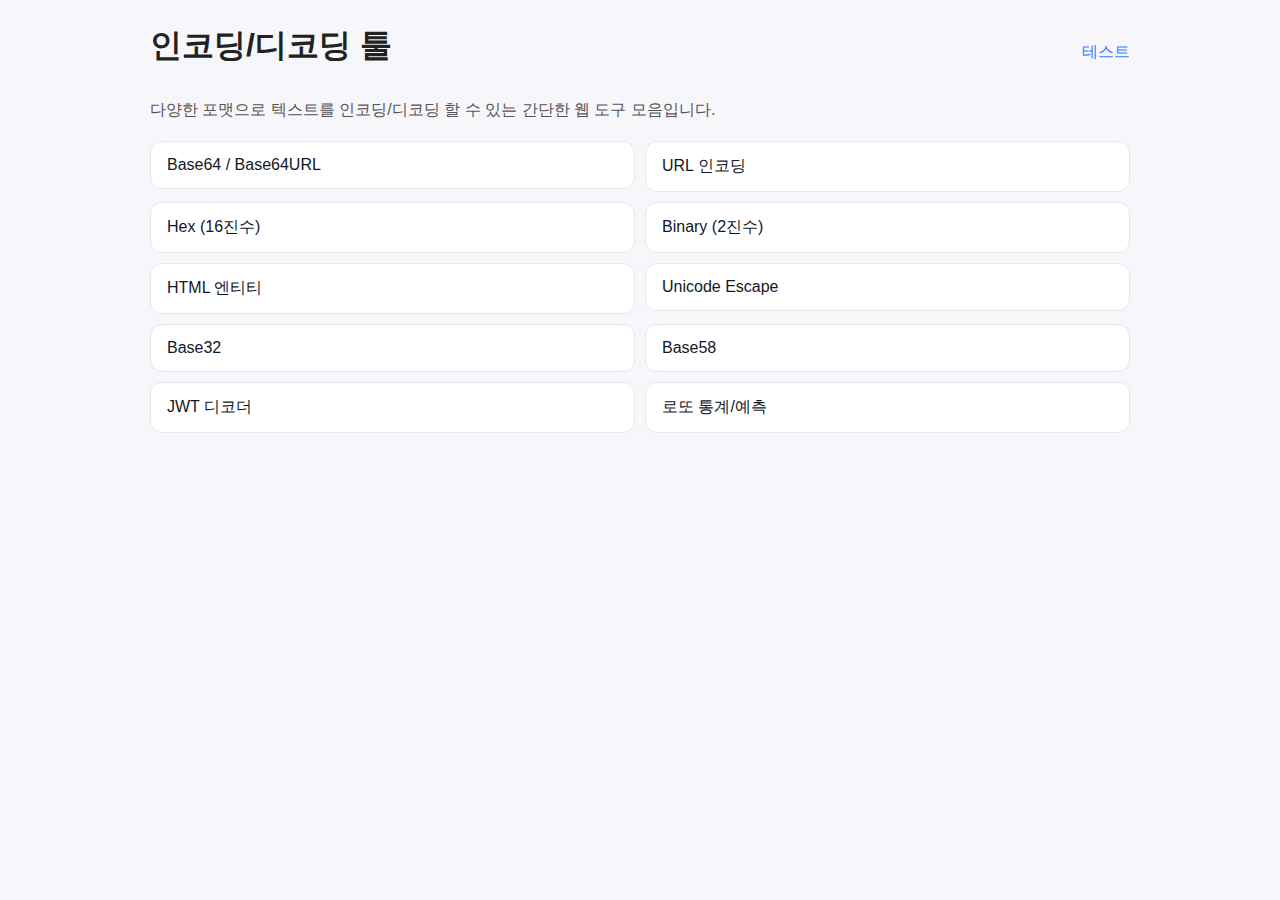
<file: index.html>
<!doctype html>
<html lang="ko">
<head>
<meta charset="utf-8">
<meta name="viewport" content="width=device-width, initial-scale=1">
<title>인코딩/디코딩 툴 모음</title>
<link rel="stylesheet" href="assets/styles.css">
</head>
<body>
<div class="container">
<div class="header">
<h1>인코딩/디코딩 툴</h1>
<a href="test.html">테스트</a>
</div>
<p class="description">다양한 포맷으로 텍스트를 인코딩/디코딩 할 수 있는 간단한 웹 도구 모음입니다.</p>
<ul class="list">
<li><a href="tools/base64.html">Base64 / Base64URL</a></li>
<li><a href="tools/url.html">URL 인코딩</a></li>
<li><a href="tools/hex.html">Hex (16진수)</a></li>
<li><a href="tools/binary.html">Binary (2진수)</a></li>
<li><a href="tools/html-entities.html">HTML 엔티티</a></li>
<li><a href="tools/unicode.html">Unicode Escape</a></li>
<li><a href="tools/base32.html">Base32</a></li>
<li><a href="tools/base58.html">Base58</a></li>
<li><a href="tools/jwt.html">JWT 디코더</a></li>
<li><a href="tools/lotto.html">로또 통계/예측</a></li>
</ul>
</div>
</body>
</html>
</file>
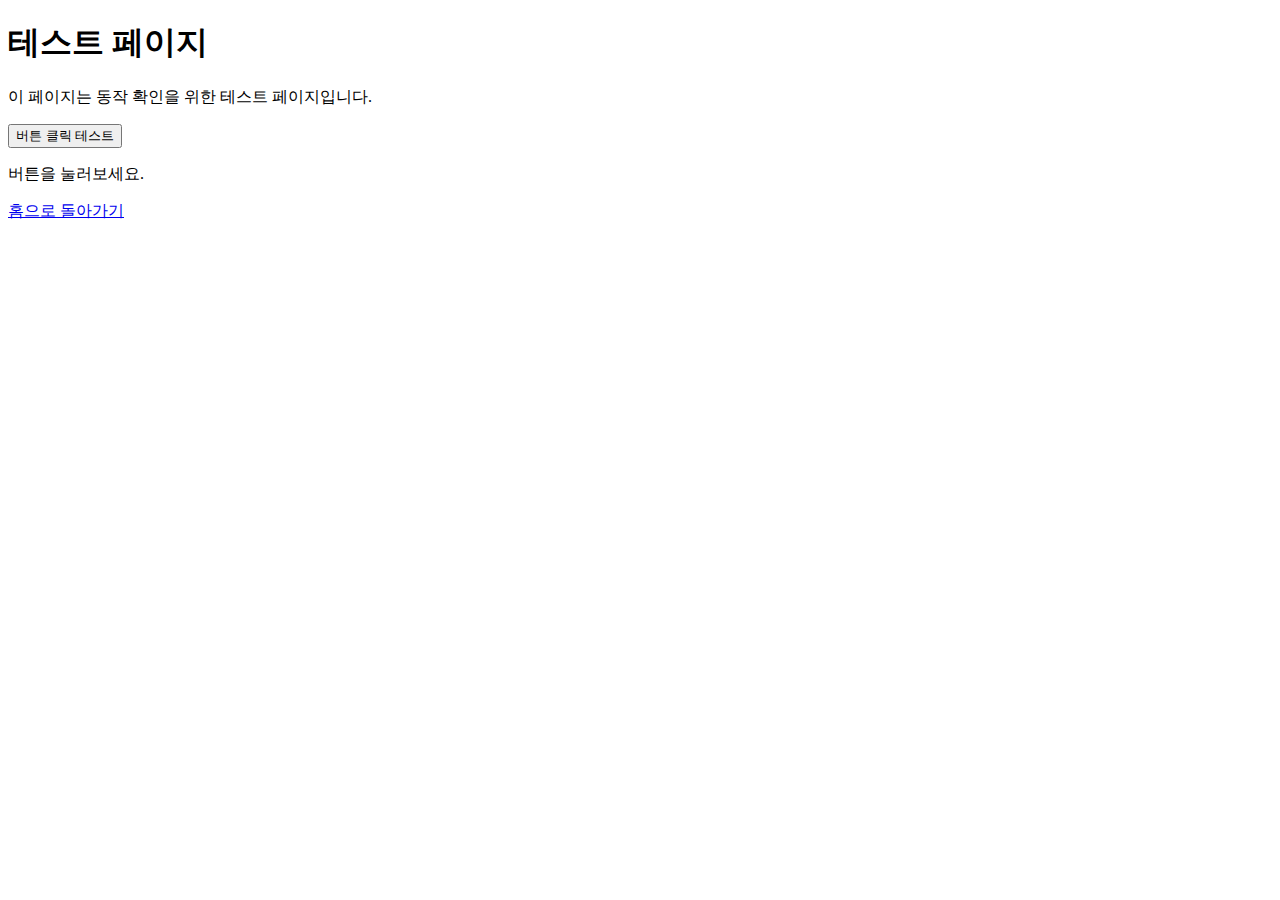
<file: test.html>
<!doctype html>
<html lang="ko">
<head>
<meta charset="utf-8">
<title>테스트 페이지</title>
<meta name="viewport" content="width=device-width, initial-scale=1">
</head>
<body>
<h1>테스트 페이지</h1>
<p>이 페이지는 동작 확인을 위한 테스트 페이지입니다.</p>
<button id="btn">버튼 클릭 테스트</button>
<p id="output">버튼을 눌러보세요.</p>
<script>
document.getElementById('btn').addEventListener('click', function() {
var outputEl = document.getElementById('output');
var now = new Date();
outputEl.textContent = '버튼 클릭됨: ' + now.toLocaleString();
});
</script>
<p><a href="index.html">홈으로 돌아가기</a></p>
</body>
</html>
</file>
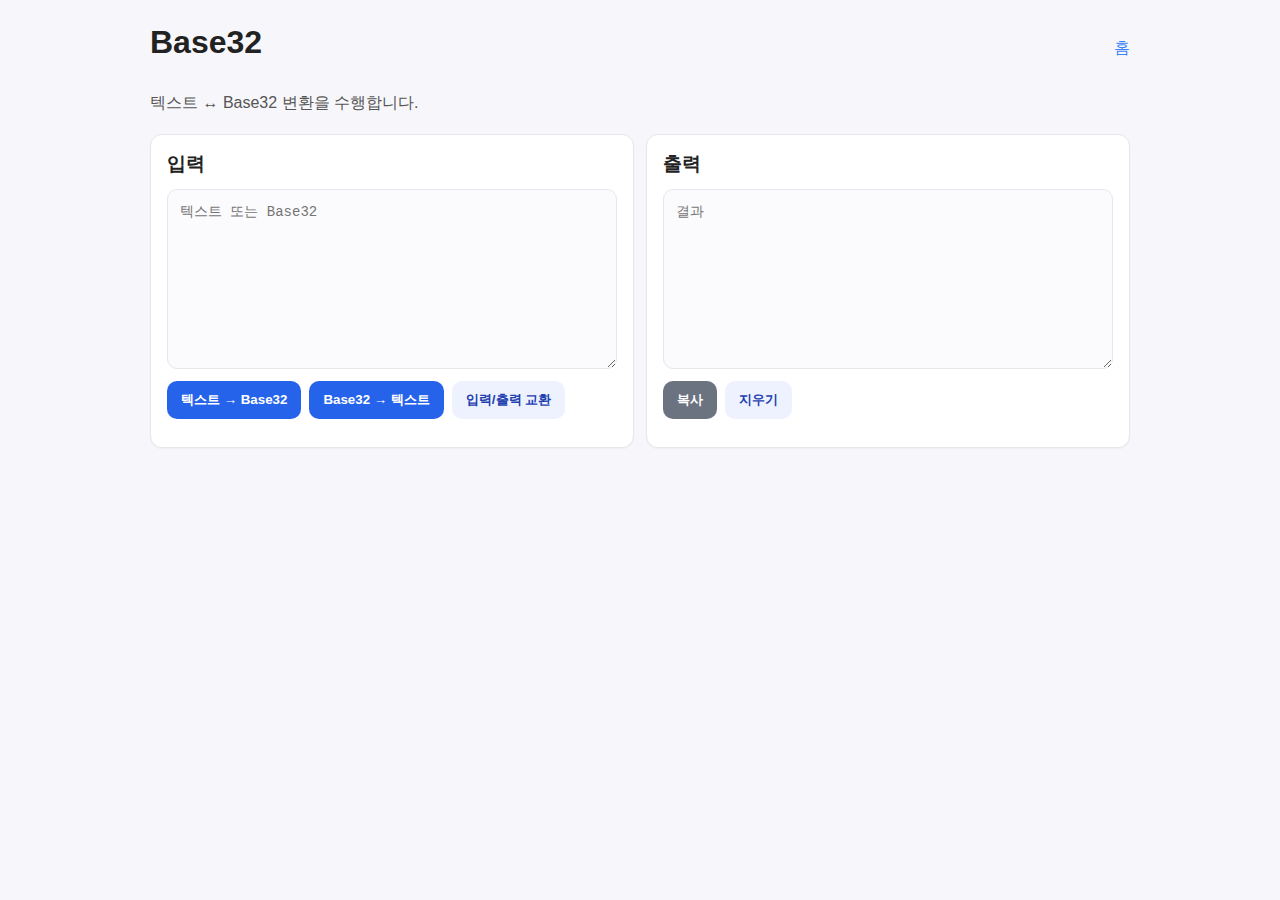
<file: tools/base32.html>
<!doctype html>
<html lang="ko">
<head>
<meta charset="utf-8">
<meta name="viewport" content="width=device-width, initial-scale=1">
<title>Base32 인코더/디코더</title>
<link rel="stylesheet" href="../assets/styles.css">
</head>
<body>
<div class="container">
<div class="header">
<h1>Base32</h1>
<a href="../index.html">홈</a>
</div>
<p class="description">텍스트 ↔ Base32 변환을 수행합니다.</p>
<div class="grid two">
<div class="card">
<h3>입력</h3>
<textarea id="input" placeholder="텍스트 또는 Base32"></textarea>
<div class="button-row">
<button id="enc">텍스트 → Base32</button>
<button id="dec">Base32 → 텍스트</button>
<button id="swap" class="ghost">입력/출력 교환</button>
</div>
</div>
<div class="card">
<h3>출력</h3>
<textarea id="output" readonly placeholder="결과"></textarea>
<div class="button-row">
<button id="copy" class="secondary">복사</button>
<button id="clear" class="ghost">지우기</button>
</div>
<p class="small" id="status"></p>
</div>
</div>
</div>
<script src="../assets/utils.js"></script>
<script>
(function(){
  var input = document.getElementById('input');
  var output = document.getElementById('output');
  var status = document.getElementById('status');
  function setStatus(msg, isError){
    status.textContent = msg || '';
    status.style.color = isError ? '#b91c1c' : '#6b7280';
  }
  document.getElementById('enc').addEventListener('click', function(){
    try { output.value = Encoders.base32EncodeString(input.value); setStatus('완료'); } catch(e){ setStatus(e.message, true); }
  });
  document.getElementById('dec').addEventListener('click', function(){
    try { output.value = Encoders.base32DecodeToString(input.value); setStatus('완료'); } catch(e){ setStatus(e.message, true); }
  });
  document.getElementById('swap').addEventListener('click', function(){
    var t = input.value; input.value = output.value; output.value = t; setStatus('');
  });
  document.getElementById('clear').addEventListener('click', function(){ input.value=''; output.value=''; setStatus(''); });
  document.getElementById('copy').addEventListener('click', function(){ Encoders.copyToClipboard(output.value); setStatus('복사됨'); });
})();
</script>
</body>
</html>
</file>
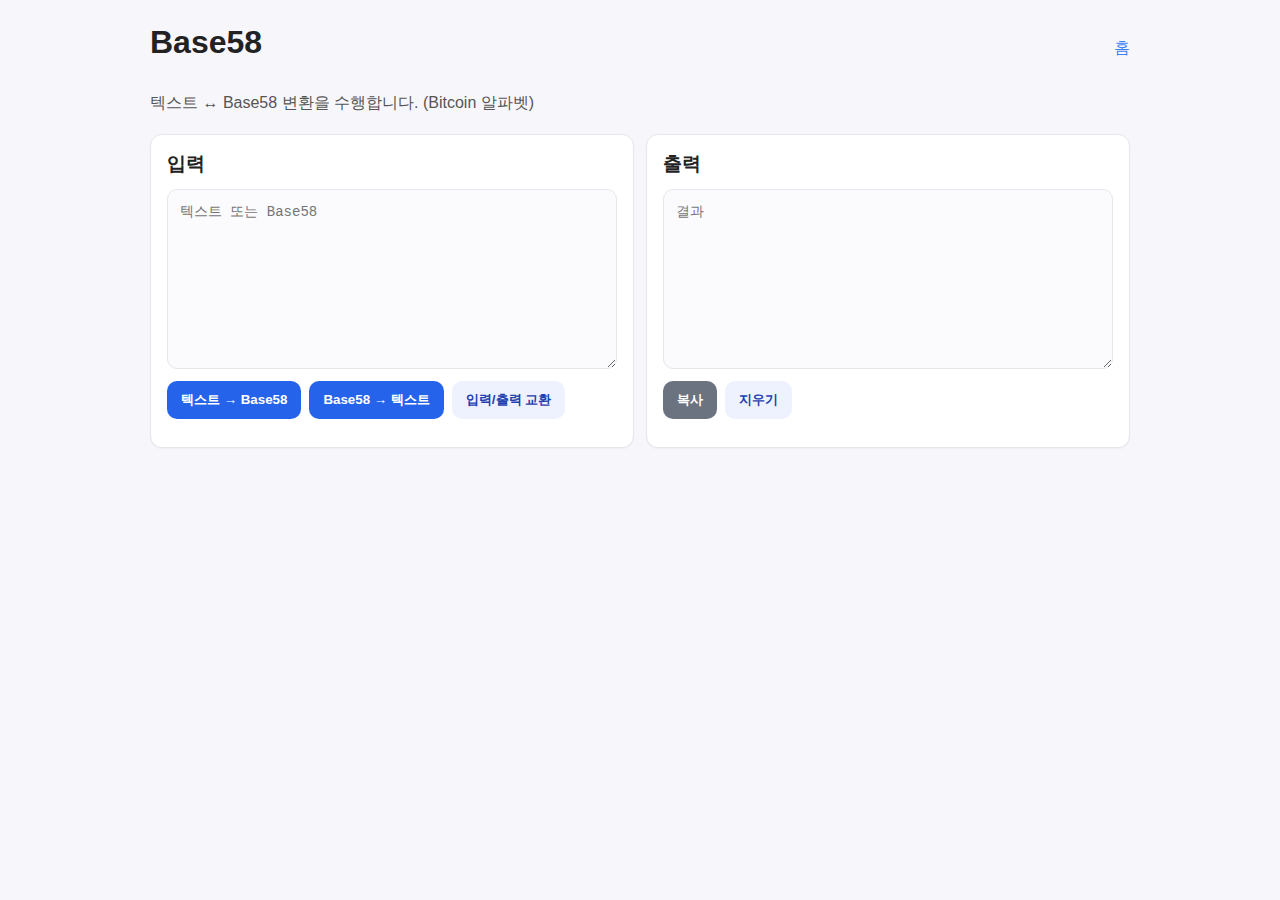
<file: tools/base58.html>
<!doctype html>
<html lang="ko">
<head>
<meta charset="utf-8">
<meta name="viewport" content="width=device-width, initial-scale=1">
<title>Base58 인코더/디코더</title>
<link rel="stylesheet" href="../assets/styles.css">
</head>
<body>
<div class="container">
<div class="header">
<h1>Base58</h1>
<a href="../index.html">홈</a>
</div>
<p class="description">텍스트 ↔ Base58 변환을 수행합니다. (Bitcoin 알파벳)</p>
<div class="grid two">
<div class="card">
<h3>입력</h3>
<textarea id="input" placeholder="텍스트 또는 Base58"></textarea>
<div class="button-row">
<button id="enc">텍스트 → Base58</button>
<button id="dec">Base58 → 텍스트</button>
<button id="swap" class="ghost">입력/출력 교환</button>
</div>
</div>
<div class="card">
<h3>출력</h3>
<textarea id="output" readonly placeholder="결과"></textarea>
<div class="button-row">
<button id="copy" class="secondary">복사</button>
<button id="clear" class="ghost">지우기</button>
</div>
<p class="small" id="status"></p>
</div>
</div>
</div>
<script src="../assets/utils.js"></script>
<script>
(function(){
  var input = document.getElementById('input');
  var output = document.getElementById('output');
  var status = document.getElementById('status');
  function setStatus(msg, isError){
    status.textContent = msg || '';
    status.style.color = isError ? '#b91c1c' : '#6b7280';
  }
  document.getElementById('enc').addEventListener('click', function(){
    try { output.value = Encoders.base58EncodeString(input.value); setStatus('완료'); } catch(e){ setStatus(e.message, true); }
  });
  document.getElementById('dec').addEventListener('click', function(){
    try { output.value = Encoders.base58DecodeToString(input.value); setStatus('완료'); } catch(e){ setStatus(e.message, true); }
  });
  document.getElementById('swap').addEventListener('click', function(){
    var t = input.value; input.value = output.value; output.value = t; setStatus('');
  });
  document.getElementById('clear').addEventListener('click', function(){ input.value=''; output.value=''; setStatus(''); });
  document.getElementById('copy').addEventListener('click', function(){ Encoders.copyToClipboard(output.value); setStatus('복사됨'); });
})();
</script>
</body>
</html>
</file>
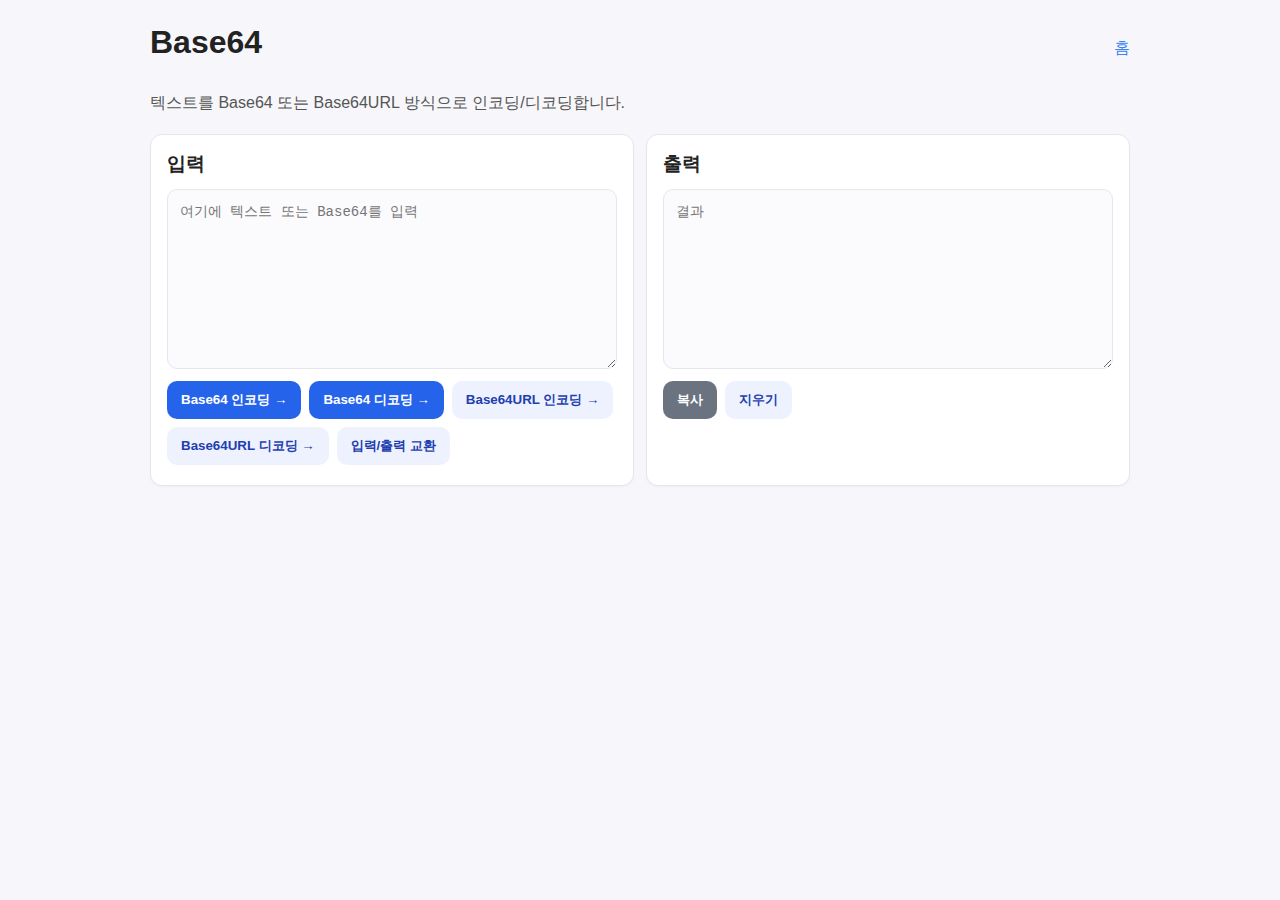
<file: tools/base64.html>
<!doctype html>
<html lang="ko">
<head>
<meta charset="utf-8">
<meta name="viewport" content="width=device-width, initial-scale=1">
<title>Base64 인코더/디코더</title>
<link rel="stylesheet" href="../assets/styles.css">
</head>
<body>
<div class="container">
<div class="header">
<h1>Base64</h1>
<a href="../index.html">홈</a>
</div>
<p class="description">텍스트를 Base64 또는 Base64URL 방식으로 인코딩/디코딩합니다.</p>
<div class="grid two">
<div class="card">
<h3>입력</h3>
<textarea id="input" placeholder="여기에 텍스트 또는 Base64를 입력"></textarea>
<div class="button-row">
<button id="b64-enc">Base64 인코딩 →</button>
<button id="b64-dec">Base64 디코딩 →</button>
<button id="b64u-enc" class="ghost">Base64URL 인코딩 →</button>
<button id="b64u-dec" class="ghost">Base64URL 디코딩 →</button>
<button id="swap" class="ghost">입력/출력 교환</button>
</div>
</div>
<div class="card">
<h3>출력</h3>
<textarea id="output" readonly placeholder="결과"></textarea>
<div class="button-row">
<button id="copy" class="secondary">복사</button>
<button id="clear" class="ghost">지우기</button>
</div>
<p class="small" id="status"></p>
</div>
</div>
</div>
<script src="../assets/utils.js"></script>
<script>
(function(){
  var input = document.getElementById('input');
  var output = document.getElementById('output');
  var status = document.getElementById('status');
  function setStatus(msg, isError){
    status.textContent = msg || '';
    status.style.color = isError ? '#b91c1c' : '#6b7280';
  }
  document.getElementById('b64-enc').addEventListener('click', function(){
    try { output.value = Encoders.base64Encode(input.value); setStatus('완료'); } catch(e){ setStatus(e.message, true); }
  });
  document.getElementById('b64-dec').addEventListener('click', function(){
    try { output.value = Encoders.base64Decode(input.value); setStatus('완료'); } catch(e){ setStatus(e.message, true); }
  });
  document.getElementById('b64u-enc').addEventListener('click', function(){
    try { output.value = Encoders.base64UrlEncode(input.value); setStatus('완료'); } catch(e){ setStatus(e.message, true); }
  });
  document.getElementById('b64u-dec').addEventListener('click', function(){
    try { output.value = Encoders.base64UrlDecode(input.value); setStatus('완료'); } catch(e){ setStatus(e.message, true); }
  });
  document.getElementById('swap').addEventListener('click', function(){
    var t = input.value; input.value = output.value; output.value = t; setStatus('');
  });
  document.getElementById('clear').addEventListener('click', function(){ input.value=''; output.value=''; setStatus(''); });
  document.getElementById('copy').addEventListener('click', function(){ Encoders.copyToClipboard(output.value); setStatus('복사됨'); });
})();
</script>
</body>
</html>
</file>
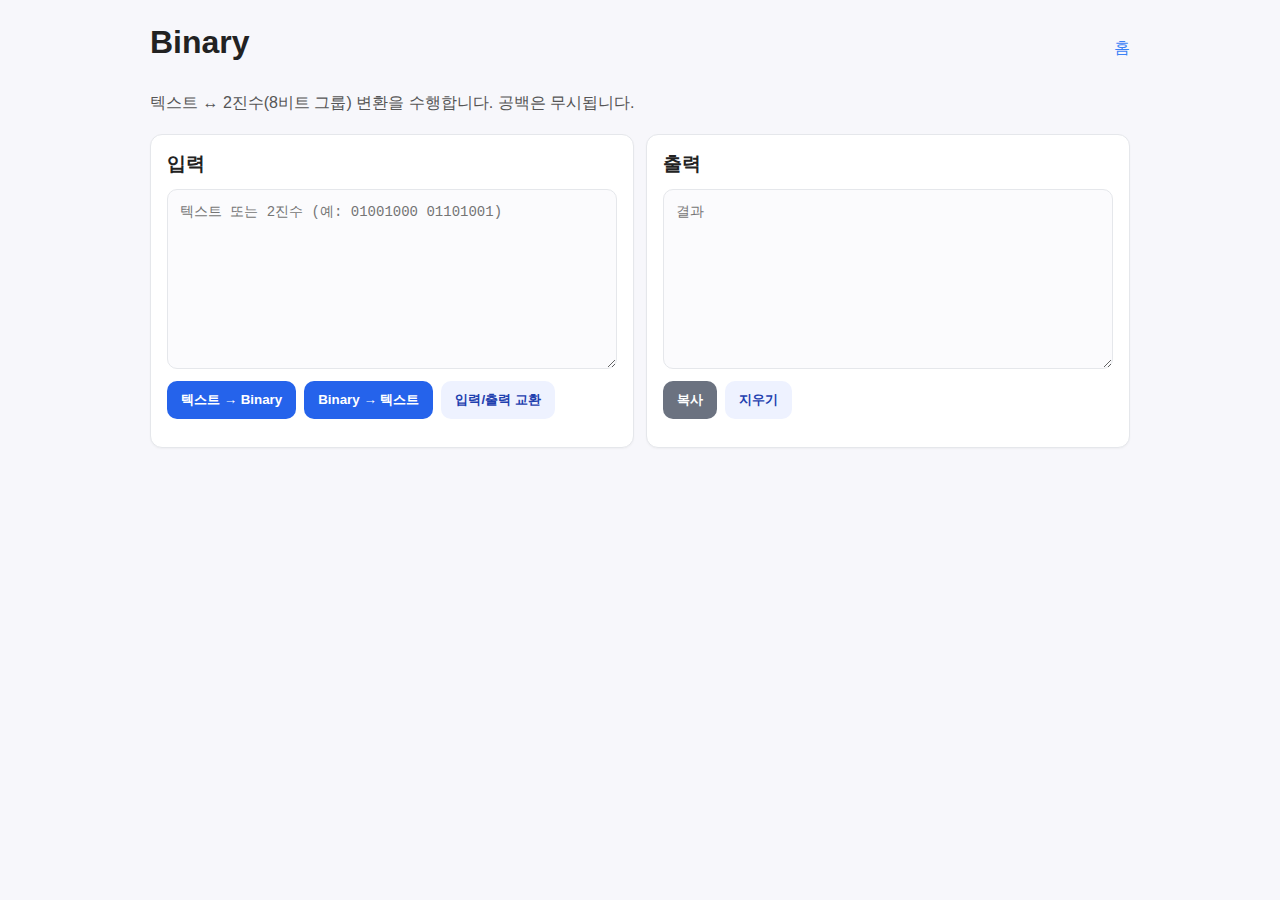
<file: tools/binary.html>
<!doctype html>
<html lang="ko">
<head>
<meta charset="utf-8">
<meta name="viewport" content="width=device-width, initial-scale=1">
<title>Binary 인코더/디코더</title>
<link rel="stylesheet" href="../assets/styles.css">
</head>
<body>
<div class="container">
<div class="header">
<h1>Binary</h1>
<a href="../index.html">홈</a>
</div>
<p class="description">텍스트 ↔ 2진수(8비트 그룹) 변환을 수행합니다. 공백은 무시됩니다.</p>
<div class="grid two">
<div class="card">
<h3>입력</h3>
<textarea id="input" placeholder="텍스트 또는 2진수 (예: 01001000 01101001)"></textarea>
<div class="button-row">
<button id="enc">텍스트 → Binary</button>
<button id="dec">Binary → 텍스트</button>
<button id="swap" class="ghost">입력/출력 교환</button>
</div>
</div>
<div class="card">
<h3>출력</h3>
<textarea id="output" readonly placeholder="결과"></textarea>
<div class="button-row">
<button id="copy" class="secondary">복사</button>
<button id="clear" class="ghost">지우기</button>
</div>
<p class="small" id="status"></p>
</div>
</div>
</div>
<script src="../assets/utils.js"></script>
<script>
(function(){
  var input = document.getElementById('input');
  var output = document.getElementById('output');
  var status = document.getElementById('status');
  function setStatus(msg, isError){
    status.textContent = msg || '';
    status.style.color = isError ? '#b91c1c' : '#6b7280';
  }
  document.getElementById('enc').addEventListener('click', function(){
    try { output.value = Encoders.binaryEncode(input.value); setStatus('완료'); } catch(e){ setStatus(e.message, true); }
  });
  document.getElementById('dec').addEventListener('click', function(){
    try { output.value = Encoders.binaryDecode(input.value); setStatus('완료'); } catch(e){ setStatus(e.message, true); }
  });
  document.getElementById('swap').addEventListener('click', function(){
    var t = input.value; input.value = output.value; output.value = t; setStatus('');
  });
  document.getElementById('clear').addEventListener('click', function(){ input.value=''; output.value=''; setStatus(''); });
  document.getElementById('copy').addEventListener('click', function(){ Encoders.copyToClipboard(output.value); setStatus('복사됨'); });
})();
</script>
</body>
</html>
</file>
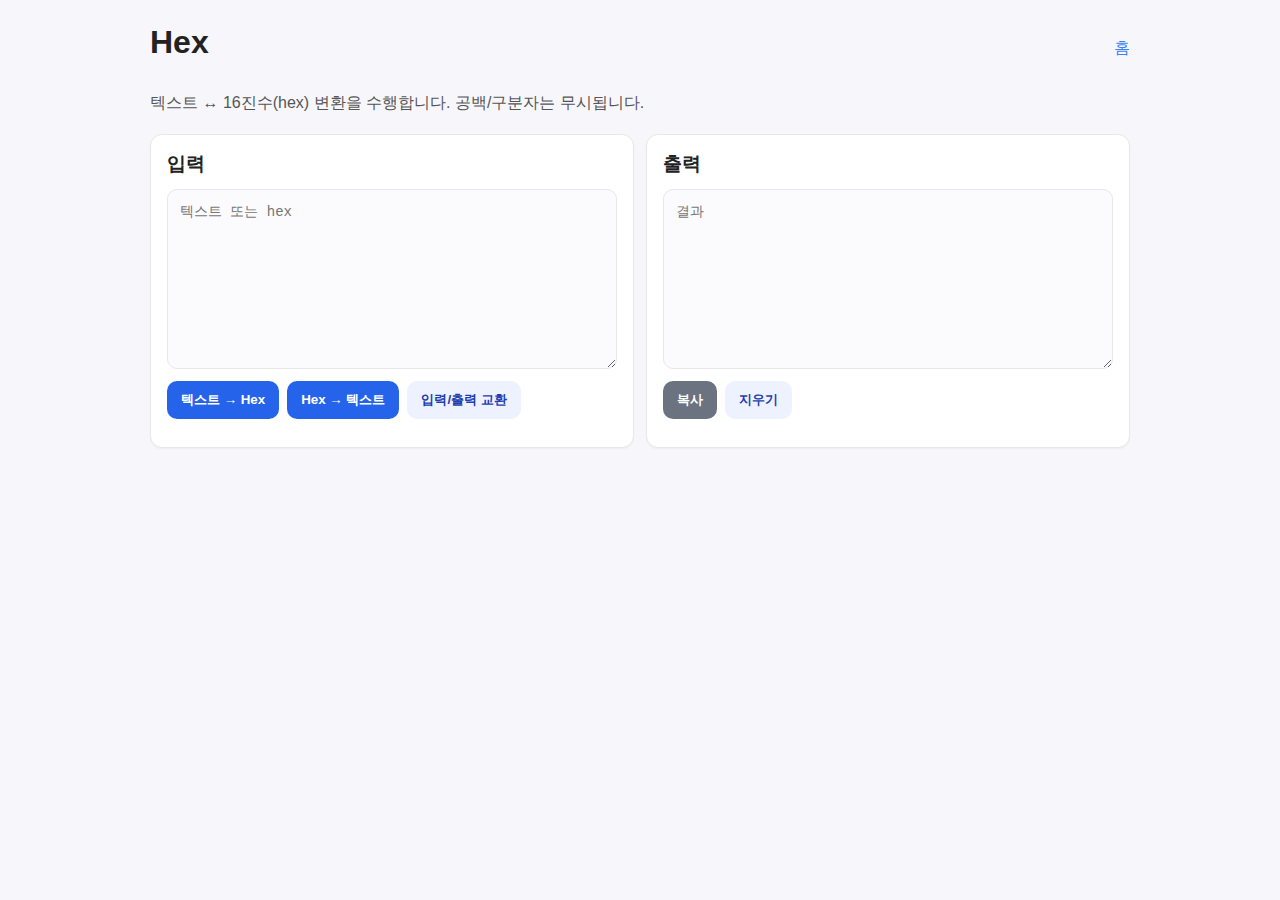
<file: tools/hex.html>
<!doctype html>
<html lang="ko">
<head>
<meta charset="utf-8">
<meta name="viewport" content="width=device-width, initial-scale=1">
<title>Hex 인코더/디코더</title>
<link rel="stylesheet" href="../assets/styles.css">
</head>
<body>
<div class="container">
<div class="header">
<h1>Hex</h1>
<a href="../index.html">홈</a>
</div>
<p class="description">텍스트 ↔ 16진수(hex) 변환을 수행합니다. 공백/구분자는 무시됩니다.</p>
<div class="grid two">
<div class="card">
<h3>입력</h3>
<textarea id="input" placeholder="텍스트 또는 hex"></textarea>
<div class="button-row">
<button id="enc">텍스트 → Hex</button>
<button id="dec">Hex → 텍스트</button>
<button id="swap" class="ghost">입력/출력 교환</button>
</div>
</div>
<div class="card">
<h3>출력</h3>
<textarea id="output" readonly placeholder="결과"></textarea>
<div class="button-row">
<button id="copy" class="secondary">복사</button>
<button id="clear" class="ghost">지우기</button>
</div>
<p class="small" id="status"></p>
</div>
</div>
</div>
<script src="../assets/utils.js"></script>
<script>
(function(){
  var input = document.getElementById('input');
  var output = document.getElementById('output');
  var status = document.getElementById('status');
  function setStatus(msg, isError){
    status.textContent = msg || '';
    status.style.color = isError ? '#b91c1c' : '#6b7280';
  }
  document.getElementById('enc').addEventListener('click', function(){
    try { output.value = Encoders.hexEncode(input.value); setStatus('완료'); } catch(e){ setStatus(e.message, true); }
  });
  document.getElementById('dec').addEventListener('click', function(){
    try { output.value = Encoders.hexDecode(input.value); setStatus('완료'); } catch(e){ setStatus(e.message, true); }
  });
  document.getElementById('swap').addEventListener('click', function(){
    var t = input.value; input.value = output.value; output.value = t; setStatus('');
  });
  document.getElementById('clear').addEventListener('click', function(){ input.value=''; output.value=''; setStatus(''); });
  document.getElementById('copy').addEventListener('click', function(){ Encoders.copyToClipboard(output.value); setStatus('복사됨'); });
})();
</script>
</body>
</html>
</file>
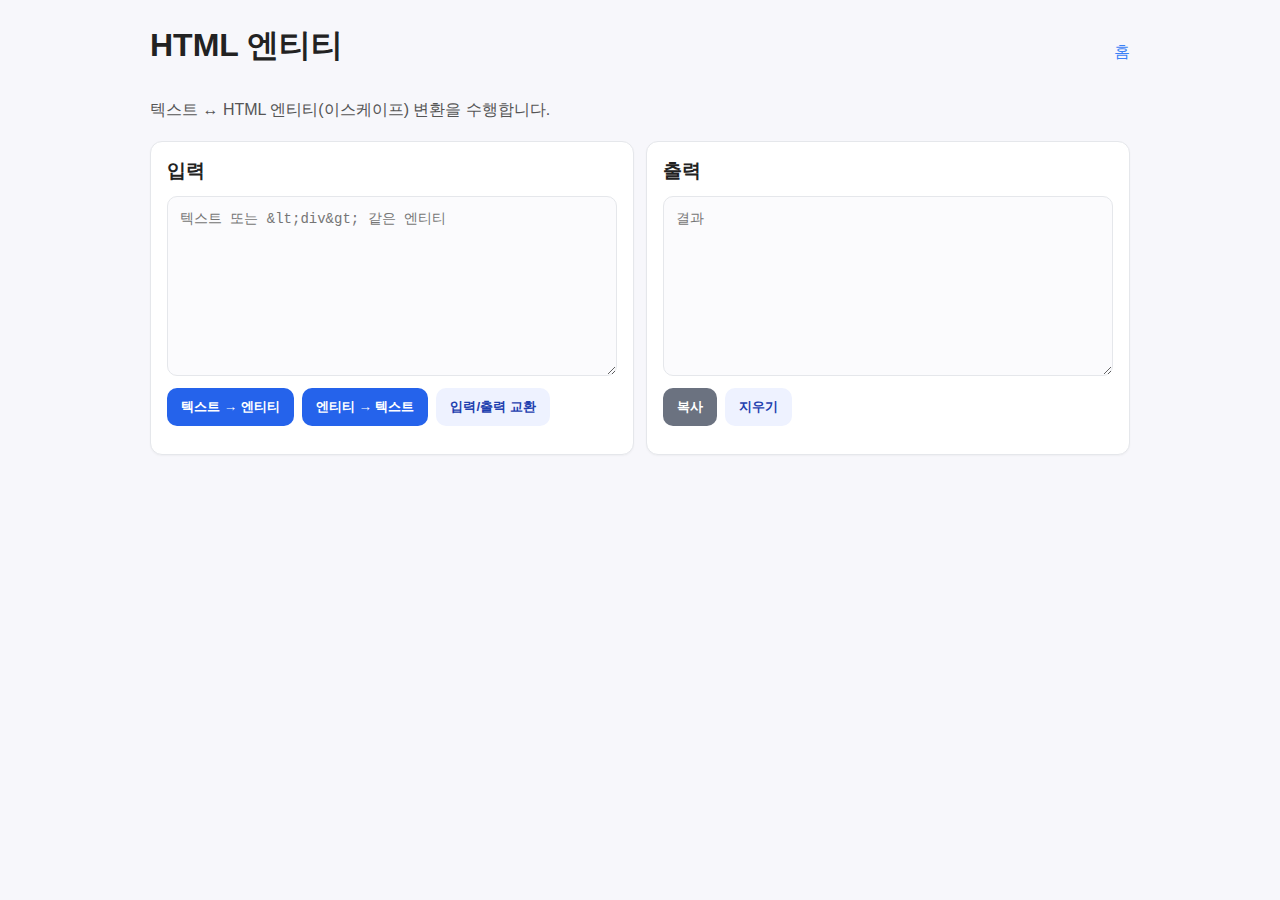
<file: tools/html-entities.html>
<!doctype html>
<html lang="ko">
<head>
<meta charset="utf-8">
<meta name="viewport" content="width=device-width, initial-scale=1">
<title>HTML 엔티티 인코더/디코더</title>
<link rel="stylesheet" href="../assets/styles.css">
</head>
<body>
<div class="container">
<div class="header">
<h1>HTML 엔티티</h1>
<a href="../index.html">홈</a>
</div>
<p class="description">텍스트 ↔ HTML 엔티티(이스케이프) 변환을 수행합니다.</p>
<div class="grid two">
<div class="card">
<h3>입력</h3>
<textarea id="input" placeholder="텍스트 또는 &amp;lt;div&amp;gt; 같은 엔티티"></textarea>
<div class="button-row">
<button id="enc">텍스트 → 엔티티</button>
<button id="dec">엔티티 → 텍스트</button>
<button id="swap" class="ghost">입력/출력 교환</button>
</div>
</div>
<div class="card">
<h3>출력</h3>
<textarea id="output" readonly placeholder="결과"></textarea>
<div class="button-row">
<button id="copy" class="secondary">복사</button>
<button id="clear" class="ghost">지우기</button>
</div>
<p class="small" id="status"></p>
</div>
</div>
</div>
<script src="../assets/utils.js"></script>
<script>
(function(){
  var input = document.getElementById('input');
  var output = document.getElementById('output');
  var status = document.getElementById('status');
  function setStatus(msg, isError){
    status.textContent = msg || '';
    status.style.color = isError ? '#b91c1c' : '#6b7280';
  }
  document.getElementById('enc').addEventListener('click', function(){
    try { output.value = Encoders.htmlEntitiesEncode(input.value); setStatus('완료'); } catch(e){ setStatus(e.message, true); }
  });
  document.getElementById('dec').addEventListener('click', function(){
    try { output.value = Encoders.htmlEntitiesDecode(input.value); setStatus('완료'); } catch(e){ setStatus(e.message, true); }
  });
  document.getElementById('swap').addEventListener('click', function(){
    var t = input.value; input.value = output.value; output.value = t; setStatus('');
  });
  document.getElementById('clear').addEventListener('click', function(){ input.value=''; output.value=''; setStatus(''); });
  document.getElementById('copy').addEventListener('click', function(){ Encoders.copyToClipboard(output.value); setStatus('복사됨'); });
})();
</script>
</body>
</html>
</file>
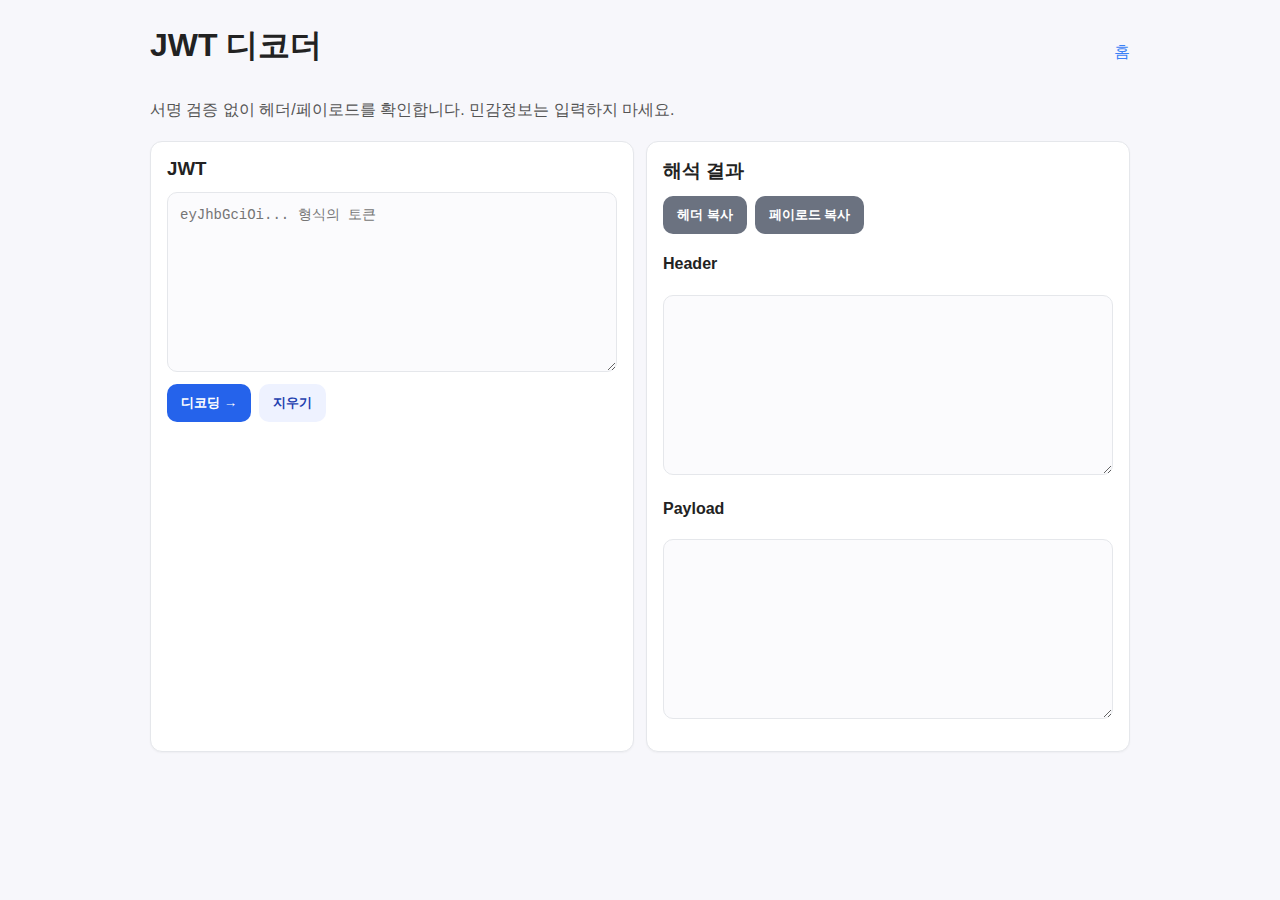
<file: tools/jwt.html>
<!doctype html>
<html lang="ko">
<head>
<meta charset="utf-8">
<meta name="viewport" content="width=device-width, initial-scale=1">
<title>JWT 디코더</title>
<link rel="stylesheet" href="../assets/styles.css">
</head>
<body>
<div class="container">
<div class="header">
<h1>JWT 디코더</h1>
<a href="../index.html">홈</a>
</div>
<p class="description">서명 검증 없이 헤더/페이로드를 확인합니다. 민감정보는 입력하지 마세요.</p>
<div class="grid two">
<div class="card">
<h3>JWT</h3>
<textarea id="input" placeholder="eyJhbGciOi... 형식의 토큰"></textarea>
<div class="button-row">
<button id="dec">디코딩 →</button>
<button id="clear" class="ghost">지우기</button>
</div>
</div>
<div class="card">
<h3>해석 결과</h3>
<div class="button-row">
<button id="copy-header" class="secondary">헤더 복사</button>
<button id="copy-payload" class="secondary">페이로드 복사</button>
</div>
<h4>Header</h4>
<textarea id="header" readonly></textarea>
<h4>Payload</h4>
<textarea id="payload" readonly></textarea>
<p class="small" id="status"></p>
</div>
</div>
</div>
<script src="../assets/utils.js"></script>
<script>
(function(){
  var input = document.getElementById('input');
  var header = document.getElementById('header');
  var payload = document.getElementById('payload');
  var status = document.getElementById('status');
  function setStatus(msg, isError){
    status.textContent = msg || '';
    status.style.color = isError ? '#b91c1c' : '#6b7280';
  }
  document.getElementById('dec').addEventListener('click', function(){
    try {
      var decoded = Encoders.jwtDecode(input.value);
      header.value = JSON.stringify(decoded.header, null, 2);
      payload.value = JSON.stringify(decoded.payload, null, 2);
      setStatus('완료');
    } catch(e){ setStatus(e.message, true); }
  });
  document.getElementById('clear').addEventListener('click', function(){ input.value=''; header.value=''; payload.value=''; setStatus(''); });
  document.getElementById('copy-header').addEventListener('click', function(){ Encoders.copyToClipboard(header.value); setStatus('헤더 복사됨'); });
  document.getElementById('copy-payload').addEventListener('click', function(){ Encoders.copyToClipboard(payload.value); setStatus('페이로드 복사됨'); });
})();
</script>
</body>
</html>
</file>
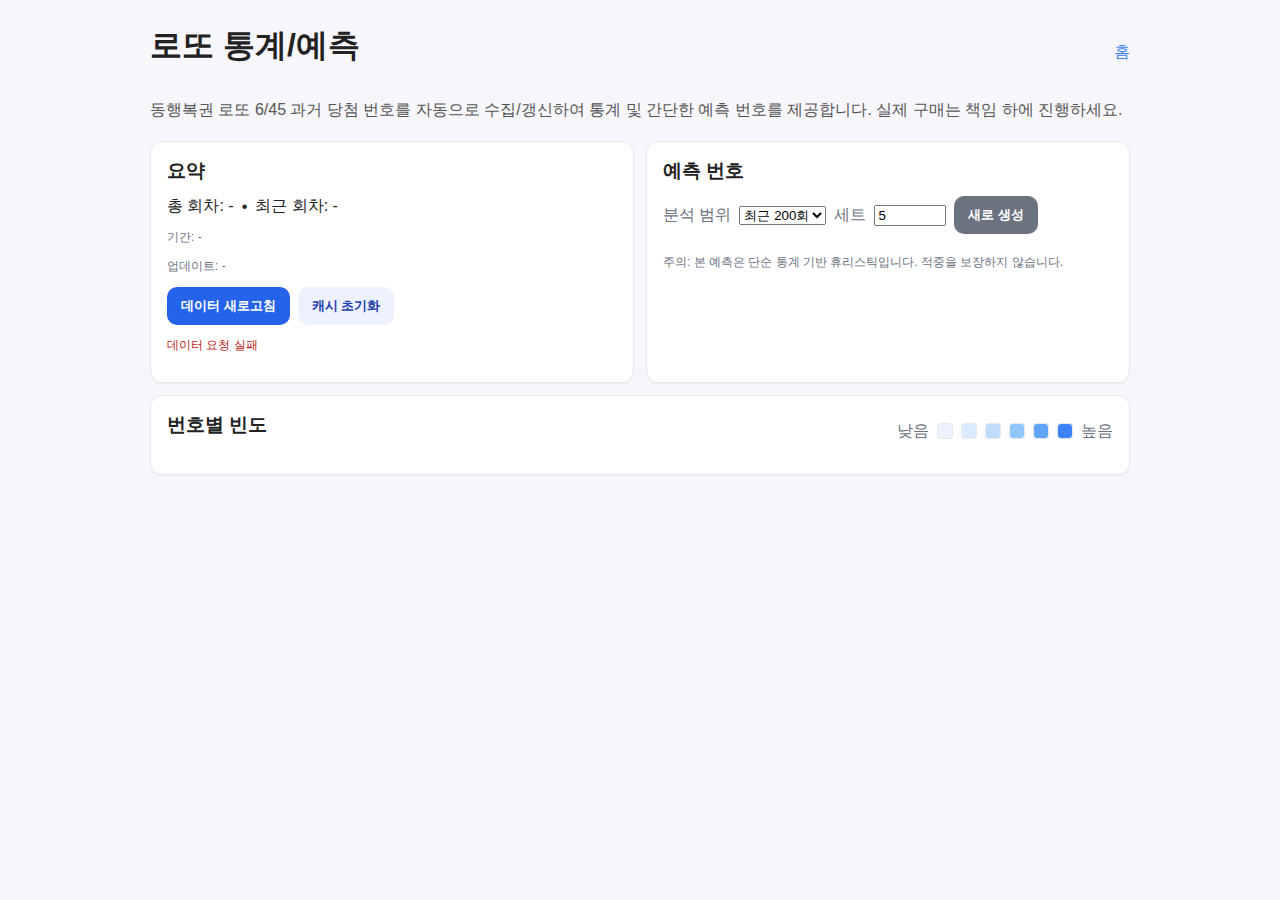
<file: tools/lotto.html>
<!doctype html>
<html lang="ko">
<head>
<meta charset="utf-8">
<meta name="viewport" content="width=device-width, initial-scale=1">
<title>로또 통계/예측</title>
<link rel="stylesheet" href="../assets/styles.css">
<style>
/***** Page-specific styles kept minimal *****/
.summary-grid { display: grid; grid-template-columns: 1fr; gap: 12px; }
@media (min-width: 900px) { .summary-grid { grid-template-columns: 1fr 1fr; } }
.freq-grid { display: grid; grid-template-columns: repeat(9, 1fr); gap: 8px; }
.freq-cell { display: flex; align-items: center; justify-content: space-between; padding: 10px 12px; border: 1px solid #e5e7eb; border-radius: 10px; background: #fff; }
.freq-num { font-weight: 700; width: 36px; height: 36px; border-radius: 999px; display: inline-flex; align-items: center; justify-content: center; background: #eef2ff; color: #1e40af; margin-right: 8px; }
.freq-meta { font-size: 12px; color: #6b7280; text-align: right; }
.badge { display: inline-flex; align-items: center; gap: 6px; padding: 8px 10px; border-radius: 999px; background: #f1f5f9; border: 1px solid #e5e7eb; font-weight: 600; }
.badge .nums { letter-spacing: 1px; }
.inline { display: inline-flex; gap: 8px; align-items: center; flex-wrap: wrap; }
.kbd { font-family: ui-monospace, SFMono-Regular, Menlo, Monaco, Consolas, "Liberation Mono", "Courier New", monospace; background: #f8fafc; border: 1px solid #e5e7eb; padding: 0 6px; border-radius: 6px; font-size: 12px; }
.legend { display: flex; gap: 8px; align-items: center; }
.legend .box { width: 14px; height: 14px; border-radius: 4px; border: 1px solid #e5e7eb; }
.muted { color: #6b7280; }
.smallnote { font-size: 12px; color: #6b7280; }
</style>
</head>
<body>
<div class="container">
  <div class="header">
    <h1>로또 통계/예측</h1>
    <a href="../index.html">홈</a>
  </div>
  <p class="description">동행복권 로또 6/45 과거 당첨 번호를 자동으로 수집/갱신하여 통계 및 간단한 예측 번호를 제공합니다. 실제 구매는 책임 하에 진행하세요.</p>
  <div class="summary-grid">
    <div class="card">
      <h3>요약</h3>
      <div class="inline">
        <span id="summary-draws">총 회차: -</span>
        <span>•</span>
        <span id="summary-latest">최근 회차: -</span>
      </div>
      <p class="small" id="summary-range">기간: -</p>
      <p class="small" id="last-updated">업데이트: -</p>
      <div class="button-row">
        <button id="refresh">데이터 새로고침</button>
        <button id="clear-cache" class="ghost">캐시 초기화</button>
      </div>
      <p class="small" id="status"></p>
    </div>
    <div class="card">
      <h3>예측 번호</h3>
      <div class="inline" style="margin-bottom:8px">
        <label for="range-select" class="muted">분석 범위</label>
        <select id="range-select">
          <option value="all">전체</option>
          <option value="50">최근 50회</option>
          <option value="100">최근 100회</option>
          <option value="200" selected>최근 200회</option>
        </select>
        <label for="set-count" class="muted">세트</label>
        <input id="set-count" type="number" value="5" min="1" max="10" style="width:64px">
        <button id="regen" class="secondary">새로 생성</button>
      </div>
      <div id="prediction-sets" class="inline"></div>
      <p class="smallnote">주의: 본 예측은 단순 통계 기반 휴리스틱입니다. 적중을 보장하지 않습니다.</p>
    </div>
  </div>
  <div class="card" style="margin-top:12px">
    <div class="inline" style="justify-content: space-between; width: 100%">
      <h3>번호별 빈도</h3>
      <div class="legend">
        <span class="muted">낮음</span>
        <span class="box" style="background:#eef2ff"></span>
        <span class="box" style="background:#dbeafe"></span>
        <span class="box" style="background:#bfdbfe"></span>
        <span class="box" style="background:#93c5fd"></span>
        <span class="box" style="background:#60a5fa"></span>
        <span class="box" style="background:#3b82f6"></span>
        <span class="muted">높음</span>
      </div>
    </div>
    <div id="freq-grid" class="freq-grid" style="margin-top:8px"></div>
  </div>
</div>
<script src="../assets/utils.js"></script>
<script>
(function(){
  var STATUS = document.getElementById('status');
  function setStatus(message, isError){
    STATUS.textContent = message || '';
    STATUS.style.color = isError ? '#b91c1c' : '#6b7280';
  }

  var FIRST_DRAW_DATE_ISO = '2002-12-07';
  var STORAGE_KEY = 'lottoCacheV1';

  function loadCache(){
    try { return JSON.parse(localStorage.getItem(STORAGE_KEY) || 'null'); } catch(e){ return null; }
  }
  function saveCache(cache){
    localStorage.setItem(STORAGE_KEY, JSON.stringify(cache));
  }
  function clearCache(){
    localStorage.removeItem(STORAGE_KEY);
  }

  function getApproximateLatestDrwNo(){
    var start = new Date(FIRST_DRAW_DATE_ISO + 'T12:00:00Z');
    var now = new Date();
    var weeks = Math.floor((now - start) / (7 * 24 * 60 * 60 * 1000));
    return Math.max(1, weeks + 1);
  }

  function buildApiUrl(n){
    return 'https://www.dhlottery.co.kr/common.do?method=getLottoNumber&drwNo=' + n;
  }

  async function fetchJsonWithFallback(url){
    try {
      var direct = await fetch(url, { cache: 'no-store' });
      if (direct.ok) return await direct.json();
    } catch(e) { /* ignore */ }
    try {
      var proxied = await fetch('https://cors.isomorphic-git.org/' + url, { cache: 'no-store' });
      if (proxied.ok) return await proxied.json();
    } catch(e) { /* ignore */ }
    try {
      var jin = await fetch('https://r.jina.ai/http://' + url.replace(/^https?:\/\//,'') , { cache: 'no-store' });
      if (jin.ok){
        var text = await jin.text();
        return JSON.parse(text);
      }
    } catch(e) { /* ignore */ }
    throw new Error('데이터 요청 실패');
  }

  async function fetchDraw(n){
    var json = await fetchJsonWithFallback(buildApiUrl(n));
    if (!json || json.returnValue !== 'success') return null;
    var numbers = [json.drwtNo1, json.drwtNo2, json.drwtNo3, json.drwtNo4, json.drwtNo5, json.drwtNo6].map(function(x){ return Number(x); }).sort(function(a,b){ return a-b; });
    return {
      drwNo: Number(json.drwNo),
      drwNoDate: String(json.drwNoDate),
      numbers: numbers,
      bonus: Number(json.bnusNo)
    };
  }

  async function discoverLatestDrwNo(){
    setStatus('최신 회차 확인 중...');
    var guess = getApproximateLatestDrwNo();
    var cur = guess;
    var data = await fetchDraw(cur);
    if (data){
      while (true){
        var next = await fetchDraw(cur + 1);
        if (!next) break;
        cur = cur + 1;
      }
      return cur;
    }
    while (cur > 1){
      cur = cur - 1;
      var ok = await fetchDraw(cur);
      if (ok){
        while (true){
          var nn = await fetchDraw(cur + 1);
          if (!nn) break;
          cur = cur + 1;
        }
        return cur;
      }
    }
    throw new Error('최신 회차를 찾지 못했습니다');
  }

  async function loadAllDraws(){
    var cache = loadCache();
    var drawsByNo = (cache && cache.draws) ? cache.draws : {};
    var knownLatest = (cache && cache.latestDrwNo) ? cache.latestDrwNo : 0;

    var latest = await discoverLatestDrwNo();
    var start = 1;
    var end = latest;

    setStatus('데이터 수집 중... (1-' + latest + '회)');

    for (var n = Math.max(1, knownLatest + 1); n <= latest; n++){
      var d = await fetchDraw(n);
      if (d) drawsByNo[String(n)] = d;
    }

    var allNos = Object.keys(drawsByNo).map(function(k){ return Number(k); }).sort(function(a,b){ return a-b; });
    if (allNos.length === 0){
      for (var i = start; i <= end; i++){
        var dd = await fetchDraw(i);
        if (dd) drawsByNo[String(i)] = dd;
      }
      allNos = Object.keys(drawsByNo).map(function(k){ return Number(k); }).sort(function(a,b){ return a-b; });
    }

    var firstNo = allNos[0];
    var lastNo = allNos[allNos.length - 1];
    var firstDate = drawsByNo[String(firstNo)].drwNoDate;
    var lastDate = drawsByNo[String(lastNo)].drwNoDate;

    var result = {
      latestDrwNo: lastNo,
      draws: drawsByNo,
      lastUpdatedAt: Date.now(),
      summary: { firstNo: firstNo, lastNo: lastNo, firstDate: firstDate, lastDate: lastDate }
    };
    saveCache(result);
    return result;
  }

  function getDrawArray(cache){
    var arr = Object.keys(cache.draws).map(function(k){ return cache.draws[k]; });
    arr.sort(function(a,b){ return a.drwNo - b.drwNo; });
    return arr;
  }

  function computeStats(drawArray){
    var counts = new Array(46); for (var i = 0; i < counts.length; i++) counts[i] = 0;
    var lastSeenNo = new Array(46); for (var j = 0; j < lastSeenNo.length; j++) lastSeenNo[j] = 0;
    var total = drawArray.length;
    var latestNo = total ? drawArray[drawArray.length - 1].drwNo : 0;

    for (var i2 = 0; i2 < drawArray.length; i2++){
      var d = drawArray[i2];
      for (var k = 0; k < d.numbers.length; k++){
        var num = d.numbers[k];
        counts[num] += 1;
        lastSeenNo[num] = d.drwNo;
      }
    }

    var gaps = new Array(46); for (var g = 0; g < gaps.length; g++) gaps[g] = 0;
    var maxGap = 0, minGap = Number.MAX_SAFE_INTEGER;
    for (var n = 1; n <= 45; n++){
      gaps[n] = latestNo && lastSeenNo[n] ? (latestNo - lastSeenNo[n]) : latestNo;
      if (gaps[n] > maxGap) maxGap = gaps[n];
      if (gaps[n] < minGap) minGap = gaps[n];
    }

    var maxCount = 0, minCount = Number.MAX_SAFE_INTEGER;
    for (var n2 = 1; n2 <= 45; n2++){
      if (counts[n2] > maxCount) maxCount = counts[n2];
      if (counts[n2] < minCount) minCount = counts[n2];
    }

    return { counts: counts, gaps: gaps, maxCount: maxCount, minCount: minCount, maxGap: maxGap, minGap: minGap, latestNo: latestNo, total: total };
  }

  function pickWeightedRandom(candidates, weights){
    var sum = 0; for (var i = 0; i < weights.length; i++) sum += weights[i];
    var r = Math.random() * sum;
    var acc = 0;
    for (var j = 0; j < candidates.length; j++){
      acc += weights[j];
      if (r <= acc) return candidates[j];
    }
    return candidates[candidates.length - 1];
  }

  function generatePredictionSets(stats, howMany){
    var sets = [];
    for (var s = 0; s < howMany; s++){
      var chosen = [];
      var available = [];
      for (var n = 1; n <= 45; n++) available.push(n);
      while (chosen.length < 6 && available.length > 0){
        var weights = available.map(function(n){
          var freq = stats.total ? (stats.counts[n] / stats.total) : 0;
          var freqNorm = stats.maxCount > 0 ? (stats.counts[n] - stats.minCount) / (stats.maxCount - stats.minCount + 1e-9) : 0;
          var gapNorm = stats.maxGap > 0 ? (stats.gaps[n] - stats.minGap) / (stats.maxGap - stats.minGap + 1e-9) : 0;
          var score = 0.7 * freqNorm + 0.3 * gapNorm;
          return 0.001 + score;
        });
        var pick = pickWeightedRandom(available, weights);
        chosen.push(pick);
        available = available.filter(function(x){ return x !== pick; });
      }
      chosen.sort(function(a,b){ return a-b; });
      sets.push(chosen);
    }
    return sets;
  }

  function renderSummary(cache){
    var summaryDraws = document.getElementById('summary-draws');
    var summaryLatest = document.getElementById('summary-latest');
    var summaryRange = document.getElementById('summary-range');
    var lastUpdated = document.getElementById('last-updated');

    var arr = getDrawArray(cache);
    summaryDraws.textContent = '총 회차: ' + arr.length.toString() + '회';
    summaryLatest.textContent = '최근 회차: ' + cache.latestDrwNo.toString() + '회';
    summaryRange.textContent = '기간: ' + cache.summary.firstNo + '회 (' + cache.summary.firstDate + ') ~ ' + cache.summary.lastNo + '회 (' + cache.summary.lastDate + ')';
    var dt = new Date(cache.lastUpdatedAt);
    lastUpdated.textContent = '업데이트: ' + dt.toLocaleString();
  }

  function renderFrequency(stats){
    var grid = document.getElementById('freq-grid');
    grid.innerHTML = '';
    var max = stats.maxCount;
    var min = stats.minCount;
    for (var n = 1; n <= 45; n++){
      var count = stats.counts[n];
      var pct = stats.total ? (count / stats.total * 100) : 0;
      var intensity = (count - min) / (max - min + 1e-9);
      var bg;
      if (intensity < 0.15) bg = '#eef2ff';
      else if (intensity < 0.3) bg = '#dbeafe';
      else if (intensity < 0.45) bg = '#bfdbfe';
      else if (intensity < 0.6) bg = '#93c5fd';
      else if (intensity < 0.8) bg = '#60a5fa';
      else bg = '#3b82f6';
      var cell = document.createElement('div');
      cell.className = 'freq-cell';
      var left = document.createElement('div');
      left.style.display = 'flex'; left.style.alignItems = 'center';
      var num = document.createElement('div'); num.className = 'freq-num'; num.textContent = n.toString(); num.style.background = bg; num.style.color = '#0b1e59';
      var text = document.createElement('div'); text.textContent = count.toString() + '회';
      left.appendChild(num); left.appendChild(text);
      var right = document.createElement('div'); right.className = 'freq-meta'; right.innerHTML = pct.toFixed(1) + '%<br><span class="muted">공백 ' + stats.gaps[n] + '</span>';
      cell.appendChild(left); cell.appendChild(right);
      grid.appendChild(cell);
    }
  }

  function renderPredictions(sets){
    var wrap = document.getElementById('prediction-sets');
    wrap.innerHTML = '';
    sets.forEach(function(nums, idx){
      var badge = document.createElement('span');
      badge.className = 'badge';
      var label = document.createElement('span');
      label.textContent = '세트 ' + (idx + 1) + ':';
      var numsEl = document.createElement('span');
      numsEl.className = 'nums';
      numsEl.textContent = nums.join(' ');
      var btn = document.createElement('button');
      btn.className = 'secondary';
      btn.textContent = '복사';
      btn.addEventListener('click', function(){ Encoders.copyToClipboard(nums.join(' ')); setStatus('복사됨'); });
      badge.appendChild(label);
      badge.appendChild(numsEl);
      badge.appendChild(btn);
      wrap.appendChild(badge);
    });
  }

  function filterRange(drawArray){
    var sel = document.getElementById('range-select');
    var val = sel.value;
    if (val === 'all') return drawArray.slice();
    var n = parseInt(val, 10);
    if (!isFinite(n) || n <= 0) return drawArray.slice();
    return drawArray.slice(-n);
  }

  var CURRENT_CACHE = null;

  async function refreshAll(){
    try {
      setStatus('갱신 중...');
      var cache = await loadAllDraws();
      CURRENT_CACHE = cache;
      renderSummary(cache);
      var arr = filterRange(getDrawArray(cache));
      var stats = computeStats(arr);
      renderFrequency(stats);
      var count = Math.max(1, Math.min(10, parseInt(document.getElementById('set-count').value, 10) || 5));
      var preds = generatePredictionSets(stats, count);
      renderPredictions(preds);
      setStatus('완료');
    } catch(e){
      setStatus(e.message || String(e), true);
    }
  }

  function recomputeFromCache(){
    if (!CURRENT_CACHE) return;
    var arr = filterRange(getDrawArray(CURRENT_CACHE));
    var stats = computeStats(arr);
    renderFrequency(stats);
    var count = Math.max(1, Math.min(10, parseInt(document.getElementById('set-count').value, 10) || 5));
    renderPredictions(generatePredictionSets(stats, count));
  }

  document.getElementById('refresh').addEventListener('click', function(){ refreshAll(); });
  document.getElementById('regen').addEventListener('click', function(){ recomputeFromCache(); setStatus('새로 생성됨'); });
  document.getElementById('range-select').addEventListener('change', function(){ recomputeFromCache(); });
  document.getElementById('set-count').addEventListener('change', function(){ recomputeFromCache(); });
  document.getElementById('clear-cache').addEventListener('click', function(){ clearCache(); setStatus('캐시를 초기화했습니다'); });

  (async function init(){
    var cache = loadCache();
    if (cache){
      CURRENT_CACHE = cache;
      renderSummary(cache);
      var arr = filterRange(getDrawArray(cache));
      var stats = computeStats(arr);
      renderFrequency(stats);
      renderPredictions(generatePredictionSets(stats, 5));
    }
    await refreshAll();
  })();
})();
</script>
</body>
</html>
</file>
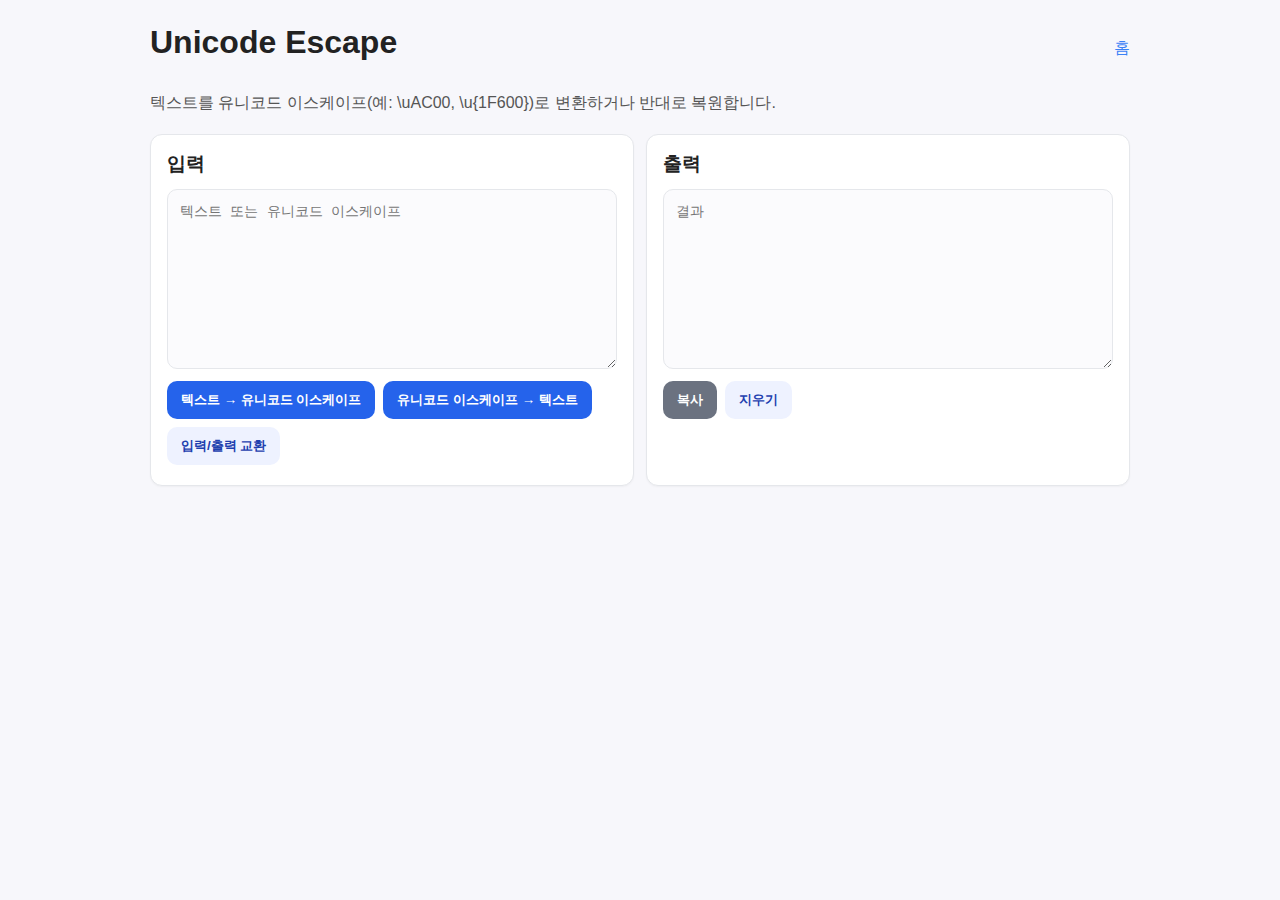
<file: tools/unicode.html>
<!doctype html>
<html lang="ko">
<head>
<meta charset="utf-8">
<meta name="viewport" content="width=device-width, initial-scale=1">
<title>유니코드 이스케이프 변환</title>
<link rel="stylesheet" href="../assets/styles.css">
</head>
<body>
<div class="container">
<div class="header">
<h1>Unicode Escape</h1>
<a href="../index.html">홈</a>
</div>
<p class="description">텍스트를 유니코드 이스케이프(예: \uAC00, \u{1F600})로 변환하거나 반대로 복원합니다.</p>
<div class="grid two">
<div class="card">
<h3>입력</h3>
<textarea id="input" placeholder="텍스트 또는 유니코드 이스케이프"></textarea>
<div class="button-row">
<button id="enc">텍스트 → 유니코드 이스케이프</button>
<button id="dec">유니코드 이스케이프 → 텍스트</button>
<button id="swap" class="ghost">입력/출력 교환</button>
</div>
</div>
<div class="card">
<h3>출력</h3>
<textarea id="output" readonly placeholder="결과"></textarea>
<div class="button-row">
<button id="copy" class="secondary">복사</button>
<button id="clear" class="ghost">지우기</button>
</div>
<p class="small" id="status"></p>
</div>
</div>
</div>
<script src="../assets/utils.js"></script>
<script>
(function(){
  var input = document.getElementById('input');
  var output = document.getElementById('output');
  var status = document.getElementById('status');
  function setStatus(msg, isError){
    status.textContent = msg || '';
    status.style.color = isError ? '#b91c1c' : '#6b7280';
  }
  document.getElementById('enc').addEventListener('click', function(){
    try { output.value = Encoders.unicodeEscape(input.value); setStatus('완료'); } catch(e){ setStatus(e.message, true); }
  });
  document.getElementById('dec').addEventListener('click', function(){
    try { output.value = Encoders.unicodeUnescape(input.value); setStatus('완료'); } catch(e){ setStatus(e.message, true); }
  });
  document.getElementById('swap').addEventListener('click', function(){
    var t = input.value; input.value = output.value; output.value = t; setStatus('');
  });
  document.getElementById('clear').addEventListener('click', function(){ input.value=''; output.value=''; setStatus(''); });
  document.getElementById('copy').addEventListener('click', function(){ Encoders.copyToClipboard(output.value); setStatus('복사됨'); });
})();
</script>
</body>
</html>
</file>
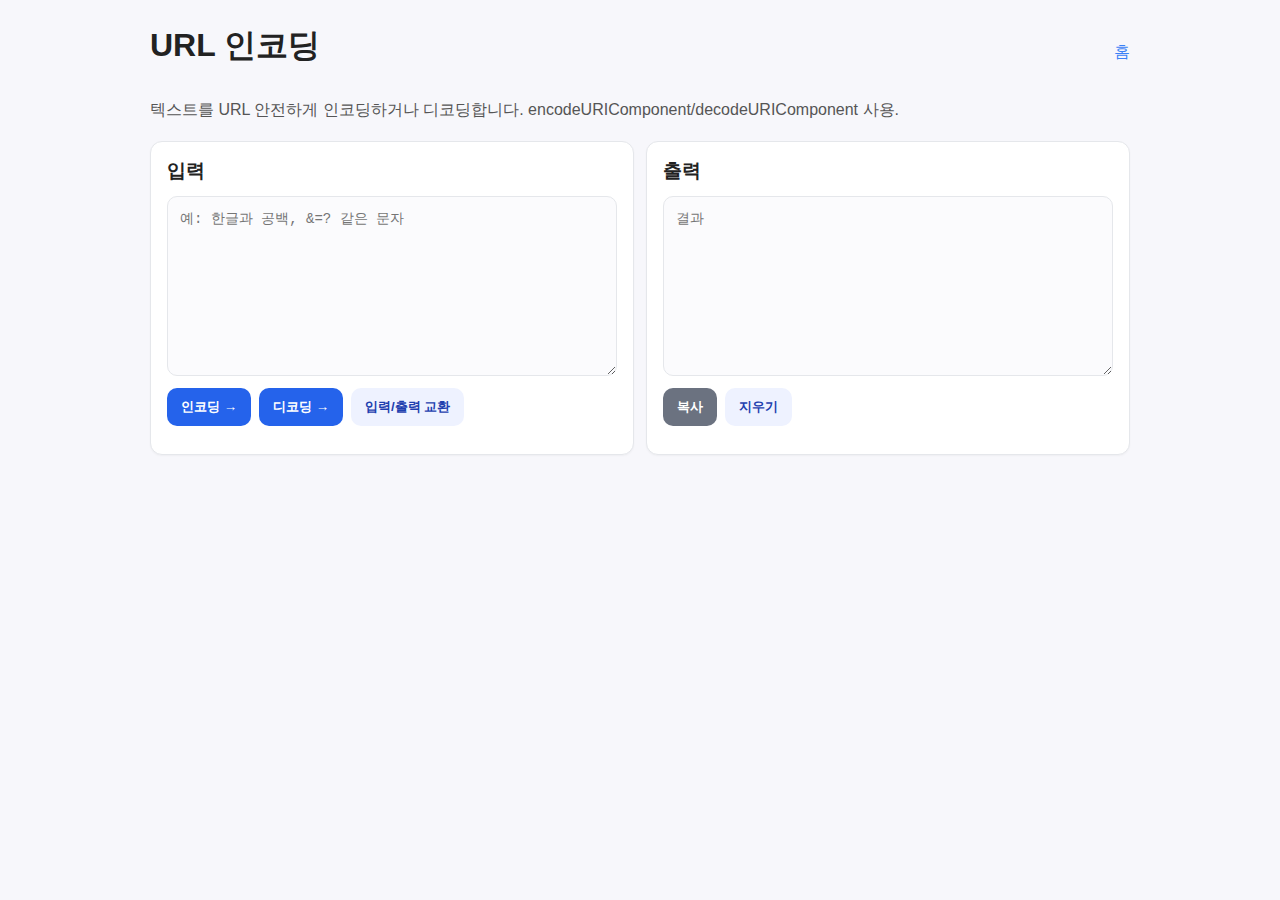
<file: tools/url.html>
<!doctype html>
<html lang="ko">
<head>
<meta charset="utf-8">
<meta name="viewport" content="width=device-width, initial-scale=1">
<title>URL 인코더/디코더</title>
<link rel="stylesheet" href="../assets/styles.css">
</head>
<body>
<div class="container">
<div class="header">
<h1>URL 인코딩</h1>
<a href="../index.html">홈</a>
</div>
<p class="description">텍스트를 URL 안전하게 인코딩하거나 디코딩합니다. encodeURIComponent/decodeURIComponent 사용.</p>
<div class="grid two">
<div class="card">
<h3>입력</h3>
<textarea id="input" placeholder="예: 한글과 공백, &=? 같은 문자"></textarea>
<div class="button-row">
<button id="enc">인코딩 →</button>
<button id="dec">디코딩 →</button>
<button id="swap" class="ghost">입력/출력 교환</button>
</div>
</div>
<div class="card">
<h3>출력</h3>
<textarea id="output" readonly placeholder="결과"></textarea>
<div class="button-row">
<button id="copy" class="secondary">복사</button>
<button id="clear" class="ghost">지우기</button>
</div>
<p class="small" id="status"></p>
</div>
</div>
</div>
<script src="../assets/utils.js"></script>
<script>
(function(){
  var input = document.getElementById('input');
  var output = document.getElementById('output');
  var status = document.getElementById('status');
  function setStatus(msg, isError){
    status.textContent = msg || '';
    status.style.color = isError ? '#b91c1c' : '#6b7280';
  }
  document.getElementById('enc').addEventListener('click', function(){
    try { output.value = Encoders.urlEncode(input.value); setStatus('완료'); } catch(e){ setStatus(e.message, true); }
  });
  document.getElementById('dec').addEventListener('click', function(){
    try { output.value = Encoders.urlDecode(input.value); setStatus('완료'); } catch(e){ setStatus(e.message, true); }
  });
  document.getElementById('swap').addEventListener('click', function(){
    var t = input.value; input.value = output.value; output.value = t; setStatus('');
  });
  document.getElementById('clear').addEventListener('click', function(){ input.value=''; output.value=''; setStatus(''); });
  document.getElementById('copy').addEventListener('click', function(){ Encoders.copyToClipboard(output.value); setStatus('복사됨'); });
})();
</script>
</body>
</html>
</file>
<file: assets/styles.css>
/* Basic layout */
html, body {
  height: 100%;
}

body {
  margin: 0;
  font-family: -apple-system, BlinkMacSystemFont, "Segoe UI", Roboto, Oxygen, Ubuntu, Cantarell, "Fira Sans", "Droid Sans", "Helvetica Neue", Arial, "Apple Color Emoji", "Segoe UI Emoji";
  color: #222;
  background: #f7f7fb;
}

.container {
  max-width: 980px;
  margin: 0 auto;
  padding: 24px 16px 40px;
}

.header {
  display: flex;
  align-items: center;
  justify-content: space-between;
  gap: 12px;
  margin-bottom: 20px;
}

.header a {
  color: #3b82f6;
  text-decoration: none;
}

h1, h2, h3 {
  margin: 0 0 12px 0;
  font-weight: 700;
}

.description {
  margin: 0 0 20px 0;
  color: #555;
}

.grid {
  display: grid;
  grid-template-columns: 1fr;
  gap: 12px;
}

@media (min-width: 900px) {
  .grid.two {
    grid-template-columns: 1fr 1fr;
  }
}

.card {
  background: #fff;
  border: 1px solid #e5e7eb;
  border-radius: 12px;
  padding: 16px;
  box-shadow: 0 1px 2px rgba(0,0,0,0.04);
}

textarea, input[type="text"], pre, code {
  width: 100%;
  box-sizing: border-box;
  border-radius: 10px;
  border: 1px solid #e5e7eb;
  padding: 12px;
  font: 14px/1.5 ui-monospace, SFMono-Regular, Menlo, Monaco, Consolas, "Liberation Mono", "Courier New", monospace;
  background: #fbfbfd;
  color: #111827;
}

textarea {
  min-height: 180px;
  resize: vertical;
}

pre {
  white-space: pre-wrap;
  word-wrap: break-word;
  background: #fbfbfd;
}

.button-row {
  display: flex;
  flex-wrap: wrap;
  gap: 8px;
  margin: 8px 0 4px 0;
}

button, .btn-link {
  padding: 10px 14px;
  background: #2563eb;
  color: #fff;
  border: none;
  border-radius: 10px;
  cursor: pointer;
  font-weight: 600;
}

button.secondary {
  background: #6b7280;
}

button.ghost {
  background: #eef2ff;
  color: #1e40af;
}

button:disabled {
  opacity: 0.6;
  cursor: not-allowed;
}

.list {
  list-style: none;
  padding: 0;
  margin: 0;
  display: grid;
  grid-template-columns: 1fr;
  gap: 10px;
}

@media (min-width: 700px) {
  .list {
    grid-template-columns: 1fr 1fr;
  }
}

.list a {
  display: block;
  padding: 14px 16px;
  border: 1px solid #e5e7eb;
  border-radius: 12px;
  background: #fff;
  text-decoration: none;
  color: #111827;
}

.small {
  font-size: 12px;
  color: #6b7280;
}
</file>
